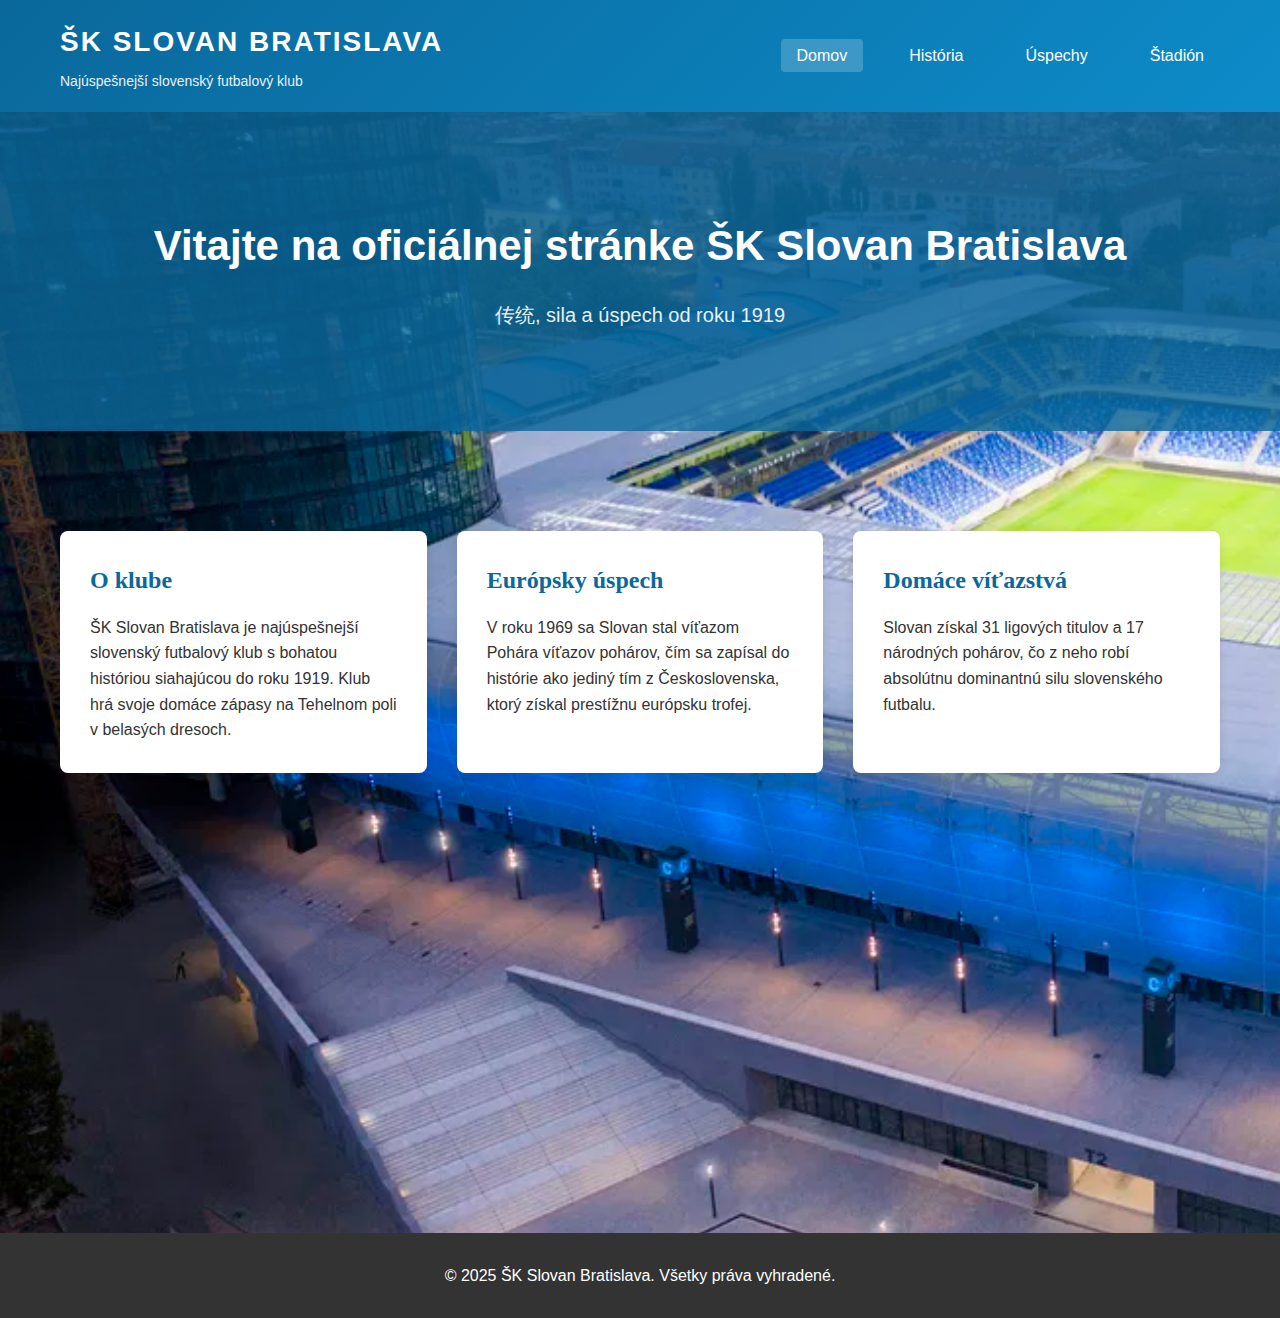
<file: index.html>
<!-- index.html -->
<!DOCTYPE html>
<html lang="sk">
<head>
    <meta charset="UTF-8">
    <meta name="viewport" content="width=device-width, initial-scale=1.0">
    <title>ŠK Slovan Bratislava - Domov</title>
    <link rel="stylesheet" href="style.css">
</head>
<body>
    <header>
        <div class="container">
            <div class="logo">
                <h1>ŠK SLOVAN BRATISLAVA</h1>
                <p class="tagline">Najúspešnejší slovenský futbalový klub</p>
            </div>
            <nav>
                <ul>
                    <li><a href="index.html" class="active">Domov</a></li>
                    <li><a href="historia.html">História</a></li>
                    <li><a href="uspechy.html">Úspechy</a></li>
                    <li><a href="stadion.html">Štadión</a></li>
                </ul>
            </nav>
        </div>
    </header>

    <section class="hero">
        <div class="hero-content">
            <h2>Vitajte na oficiálnej stránke ŠK Slovan Bratislava</h2>
            <p>传统, sila a úspech od roku 1919</p>
        </div>
    </section>

    <section class="content">
        <div class="container">
            <div class="grid">
                <div class="card">
                    <h3>O klube</h3>
                    <p>ŠK Slovan Bratislava je najúspešnejší slovenský futbalový klub s bohatou históriou siahajúcou do roku 1919. Klub hrá svoje domáce zápasy na Tehelnom poli v belasých dresoch.</p>
                </div>
                <div class="card">
                    <h3>Európsky úspech</h3>
                    <p>V roku 1969 sa Slovan stal víťazom Pohára víťazov pohárov, čím sa zapísal do histórie ako jediný tím z Československa, ktorý získal prestížnu európsku trofej.</p>
                </div>
                <div class="card">
                    <h3>Domáce víťazstvá</h3>
                    <p>Slovan získal 31 ligových titulov a 17 národných pohárov, čo z neho robí absolútnu dominantnú silu slovenského futbalu.</p>
                </div>
            </div>
        </div>
    </section>

    <footer>
        <div class="container">
            <p>&copy; 2025 ŠK Slovan Bratislava. Všetky práva vyhradené.</p>
        </div>
    </footer>
</body>
</html>
</file>
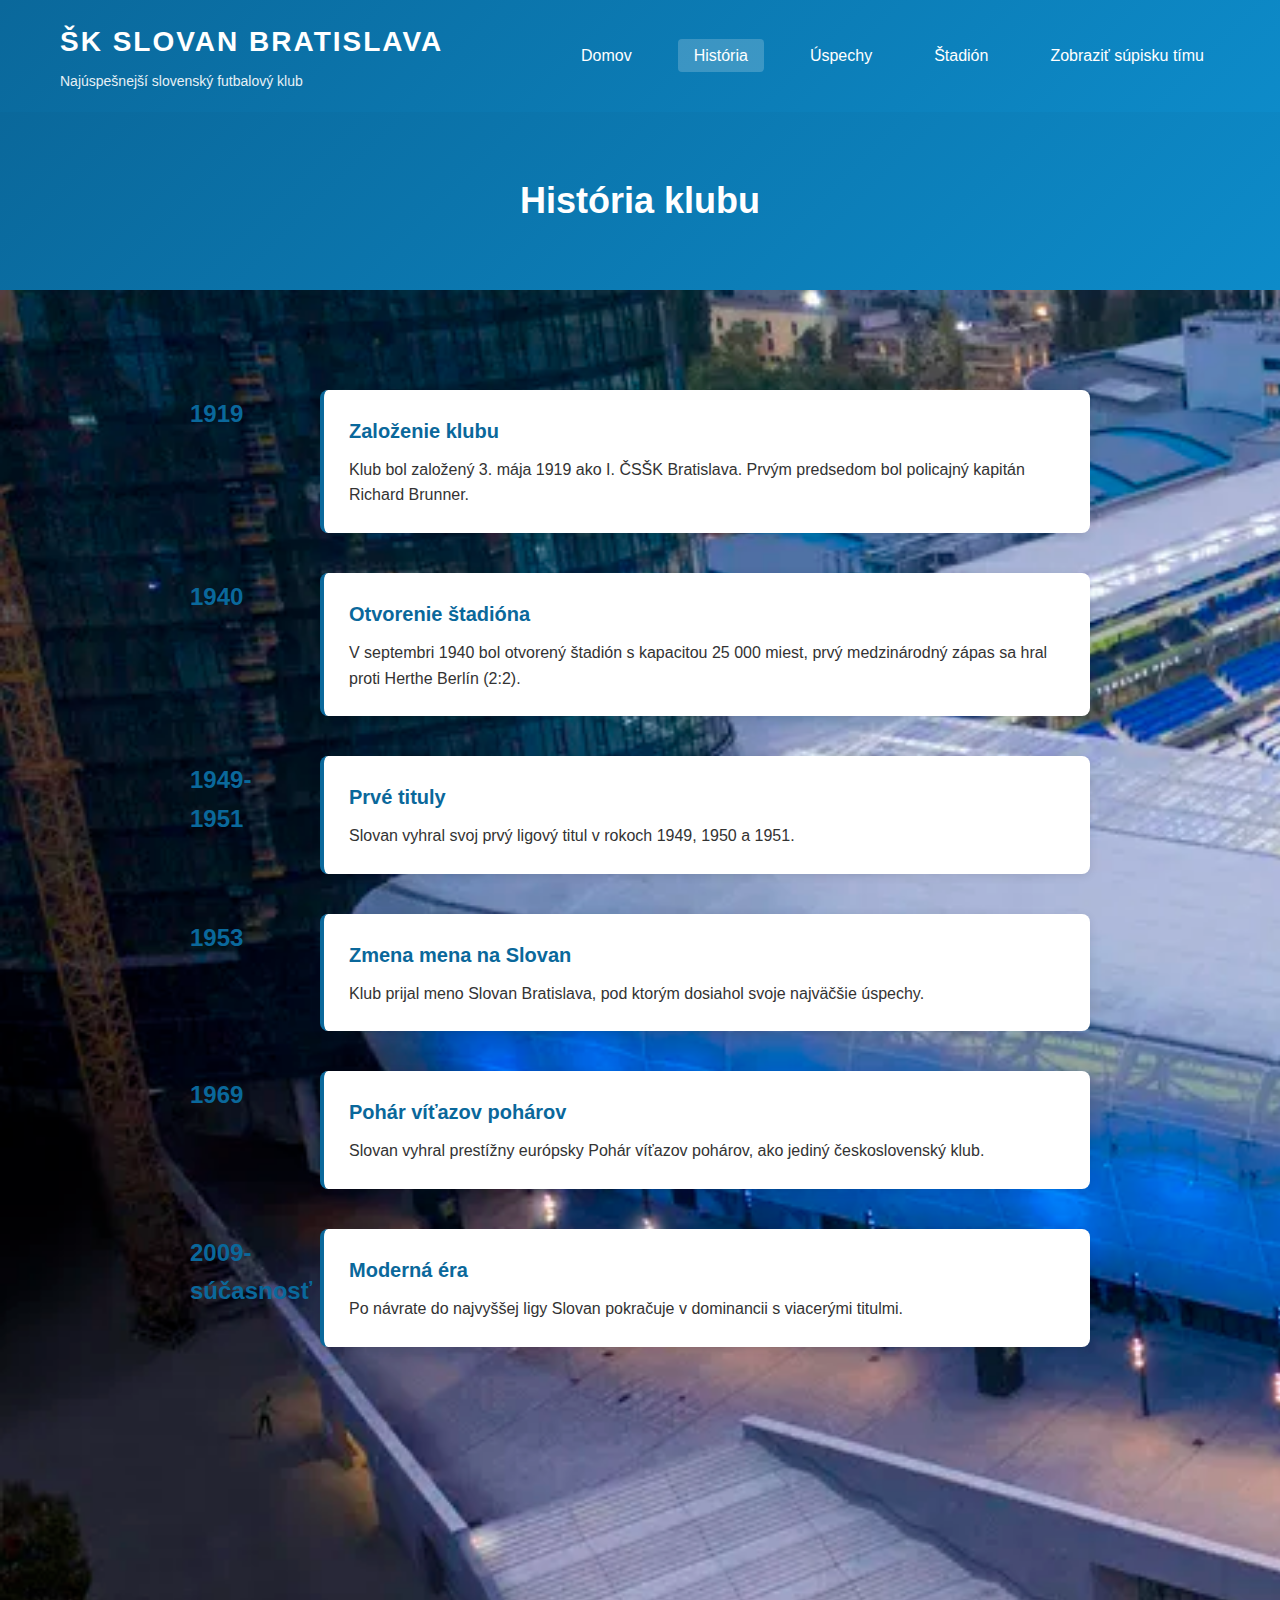
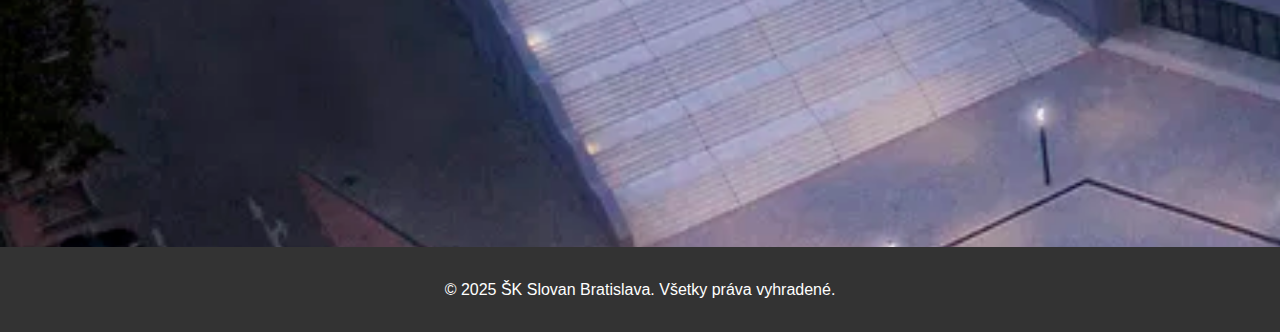
<file: historia.html>
<!DOCTYPE html>
<html lang="sk">
<head>
    <meta charset="UTF-8" />
    <meta name="viewport" content="width=device-width, initial-scale=1" />
    <title>ŠK Slovan Bratislava - História</title>
    <link rel="stylesheet" href="style.css" />
</head>
<body>
<header>
    <div class="container">
        <div class="logo">
            <h1>ŠK SLOVAN BRATISLAVA</h1>
            <p class="tagline">Najúspešnejší slovenský futbalový klub</p>
        </div>
        <nav>
            <ul>
                <li><a href="index.html">Domov</a></li>
                <li><a href="historia.html" class="active">História</a></li>
                <li><a href="uspechy.html">Úspechy</a></li>
                <li><a href="stadion.html">Štadión</a></li>
                <li><a href="hraci.html">Zobraziť súpisku tímu</a></li>
            </ul>
        </nav>
    </div>
</header>

<section class="page-header">
    <div class="container">
        <h2>História klubu</h2>
    </div>
</section>

<section class="content">
    <div class="container">
        <div class="timeline">
            <div class="timeline-item">
                <div class="year">1919</div>
                <div class="timeline-content">
                    <h3>Založenie klubu</h3>
                    <p>Klub bol založený 3. mája 1919 ako I. ČSŠK Bratislava. Prvým predsedom bol policajný kapitán Richard Brunner.</p>
                </div>
            </div>
            <div class="timeline-item">
                <div class="year">1940</div>
                <div class="timeline-content">
                    <h3>Otvorenie štadióna</h3>
                    <p>V septembri 1940 bol otvorený štadión s kapacitou 25 000 miest, prvý medzinárodný zápas sa hral proti Herthe Berlín (2:2).</p>
                </div>
            </div>
            <div class="timeline-item">
                <div class="year">1949-1951</div>
                <div class="timeline-content">
                    <h3>Prvé tituly</h3>
                    <p>Slovan vyhral svoj prvý ligový titul v rokoch 1949, 1950 a 1951.</p>
                </div>
            </div>
            <div class="timeline-item">
                <div class="year">1953</div>
                <div class="timeline-content">
                    <h3>Zmena mena na Slovan</h3>
                    <p>Klub prijal meno Slovan Bratislava, pod ktorým dosiahol svoje najväčšie úspechy.</p>
                </div>
            </div>
            <div class="timeline-item">
                <div class="year">1969</div>
                <div class="timeline-content">
                    <h3>Pohár víťazov pohárov</h3>
                    <p>Slovan vyhral prestížny európsky Pohár víťazov pohárov, ako jediný československý klub.</p>
                </div>
            </div>
            <div class="timeline-item">
                <div class="year">2009-súčasnosť</div>
                <div class="timeline-content">
                    <h3>Moderná éra</h3>
                    <p>Po návrate do najvyššej ligy Slovan pokračuje v dominancii s viacerými titulmi.</p>
                </div>
            </div>
        </div>
    </div>
</section>

<footer>
    <div class="container">
        <p>&copy; 2025 ŠK Slovan Bratislava. Všetky práva vyhradené.</p>
    </div>
</footer>
</body>
</html>
</file>
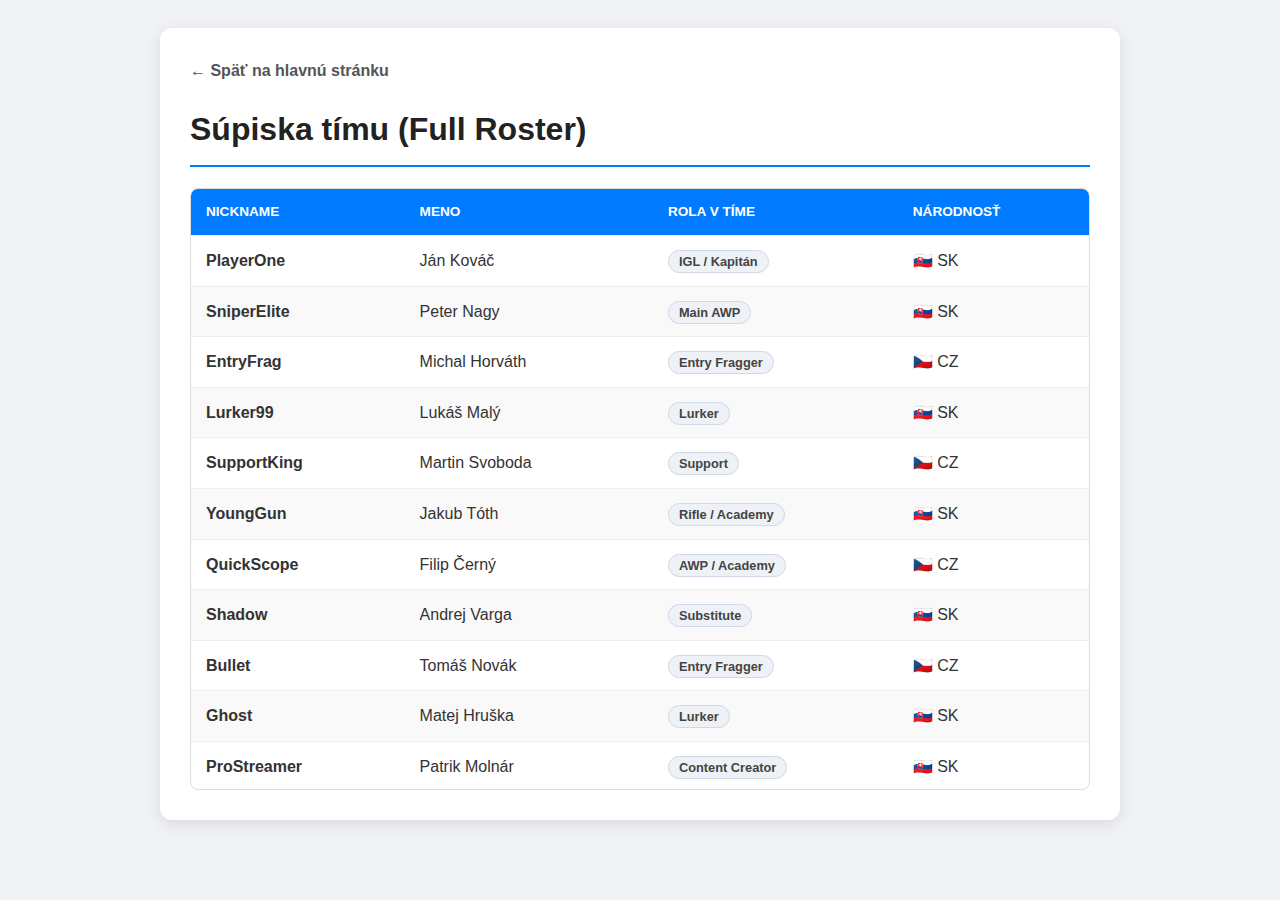
<file: hraci.html>
<!DOCTYPE html>
<html lang="sk">
<head>
    <meta charset="UTF-8">
    <meta name="viewport" content="width=device-width, initial-scale=1.0">
    <title>Súpiska tímu | Roster</title>
    <style>
        body { font-family: 'Segoe UI', Tahoma, Geneva, Verdana, sans-serif; line-height: 1.6; padding: 20px; background-color: #f0f2f5; color: #333; }
        .container { max-width: 900px; margin: auto; background: white; padding: 30px; border-radius: 12px; box-shadow: 0 4px 15px rgba(0,0,0,0.1); }
        
        h1 { border-bottom: 2px solid #007bff; padding-bottom: 10px; color: #222; margin-top: 0; }
        
        .table-wrapper { max-height: 600px; overflow-y: auto; border: 1px solid #ddd; border-radius: 8px; }
        
        table { width: 100%; border-collapse: collapse; }
        th, td { padding: 12px 15px; text-align: left; border-bottom: 1px solid #eee; }
        
        th { 
            background-color: #007bff; 
            color: white; 
            position: sticky; 
            top: 0; 
            z-index: 10;
            text-transform: uppercase;
            font-size: 0.85rem;
        }
        
        tbody tr:nth-child(even) { background-color: #f9f9f9; }
        tbody tr:hover { background-color: #f1f4f9; transition: 0.2s; }
        
        .role-tag { 
            background: #eef2f7; 
            padding: 3px 10px; 
            border-radius: 20px; 
            font-size: 0.8rem; 
            font-weight: 600; 
            color: #444;
            border: 1px solid #d1d9e6;
        }

        .back-link { display: inline-block; margin-bottom: 20px; text-decoration: none; color: #555; font-weight: bold; }
        .back-link:hover { color: #007bff; }
    </style>
</head>
<body>

<div class="container">
    <a href="index.html" class="back-link">← Späť na hlavnú stránku</a>
    
    <h1>Súpiska tímu (Full Roster)</h1>
    
    <div class="table-wrapper">
        <table>
            <thead>
                <tr>
                    <th>Nickname</th>
                    <th>Meno</th>
                    <th>Rola v tíme</th>
                    <th>Národnosť</th>
                </tr>
            </thead>
            <tbody>
                <tr><td><strong>PlayerOne</strong></td><td>Ján Kováč</td><td><span class="role-tag">IGL / Kapitán</span></td><td>🇸🇰 SK</td></tr>
                <tr><td><strong>SniperElite</strong></td><td>Peter Nagy</td><td><span class="role-tag">Main AWP</span></td><td>🇸🇰 SK</td></tr>
                <tr><td><strong>EntryFrag</strong></td><td>Michal Horváth</td><td><span class="role-tag">Entry Fragger</span></td><td>🇨🇿 CZ</td></tr>
                <tr><td><strong>Lurker99</strong></td><td>Lukáš Malý</td><td><span class="role-tag">Lurker</span></td><td>🇸🇰 SK</td></tr>
                <tr><td><strong>SupportKing</strong></td><td>Martin Svoboda</td><td><span class="role-tag">Support</span></td><td>🇨🇿 CZ</td></tr>
                
                <tr><td><strong>YoungGun</strong></td><td>Jakub Tóth</td><td><span class="role-tag">Rifle / Academy</span></td><td>🇸🇰 SK</td></tr>
                <tr><td><strong>QuickScope</strong></td><td>Filip Černý</td><td><span class="role-tag">AWP / Academy</span></td><td>🇨🇿 CZ</td></tr>
                <tr><td><strong>Shadow</strong></td><td>Andrej Varga</td><td><span class="role-tag">Substitute</span></td><td>🇸🇰 SK</td></tr>
                <tr><td><strong>Bullet</strong></td><td>Tomáš Novák</td><td><span class="role-tag">Entry Fragger</span></td><td>🇨🇿 CZ</td></tr>
                <tr><td><strong>Ghost</strong></td><td>Matej Hruška</td><td><span class="role-tag">Lurker</span></td><td>🇸🇰 SK</td></tr>
                
                <tr><td><strong>ProStreamer</strong></td><td>Patrik Molnár</td><td><span class="role-tag">Content Creator</span></td><td>🇸🇰 SK</td></tr>
                <tr><td><strong>AimBot_Girl</strong></td><td>Simona Bieliková</td><td><span class="role-tag">Streamer</span></td><td>🇸🇰 SK</td></tr>
                <tr><td><strong>ClutchMaster</strong></td><td>Dávid Kysela</td><td><span class="role-tag">Content Creator</span></td><td>🇨🇿 CZ</td></tr>
                
                <tr><td><strong>Coach_Z</strong></td><td>Zdeno Mečiar</td><td><span class="role-tag">Hlavný tréner</span></td><td>🇸🇰 SK</td></tr>
                <tr><td><strong>DataAnalyst</strong></td><td>Igor Šťastný</td><td><span class="role-tag">Analytik</span></td><td>🇸🇰 SK</td></tr>
                <tr><td><strong>Manager_X</strong></td><td>Erik Urban</td><td><span class="role-tag">Team Manager</span></td><td>🇸🇰 SK</td></tr>
                
                <tr><td><strong>Legend</strong></td><td>Róbert Fekete</td><td><span class="role-tag">B-Team IGL</span></td><td>🇸🇰 SK</td></tr>
                <tr><td><strong>Silent</strong></td><td>Jozef Blaško</td><td><span class="role-tag">B-Team Rifle</span></td><td>🇸🇰 SK</td></tr>
                <tr><td><strong>WildCard</strong></td><td>Karel Dvořák</td><td><span class="role-tag">B-Team Support</span></td><td>🇨🇿 CZ</td></tr>
                <tr><td><strong>Neon</strong></td><td>Samuel Kráľ</td><td><span class="role-tag">B-Team AWP</span></td><td>🇸🇰 SK</td></tr>
                <tr><td><strong>Phoenix</strong></td><td>Viktor Szabó</td><td><span class="role-tag">B-Team Entry</span></td><td>🇸🇰 SK</td></tr>
            </tbody>
        </table>
    </div>
</div>

</body>
</html>
</file>
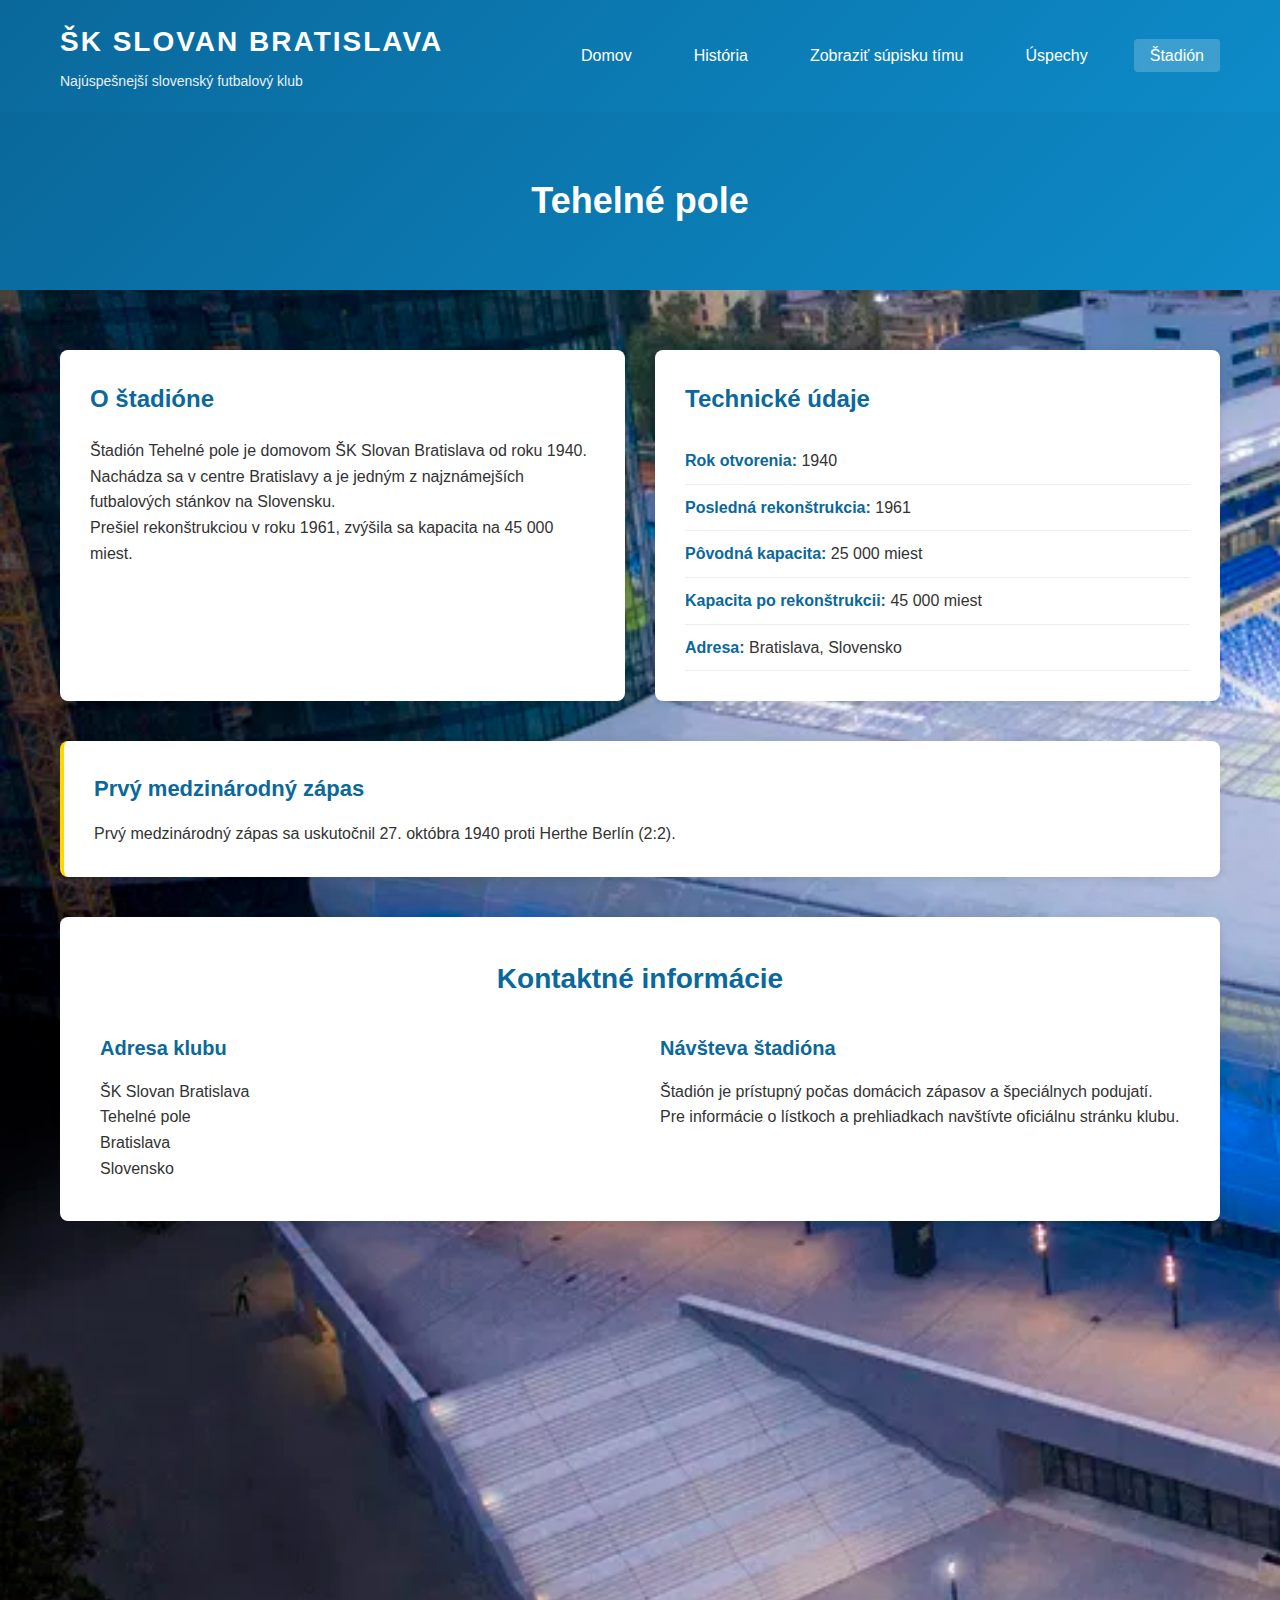
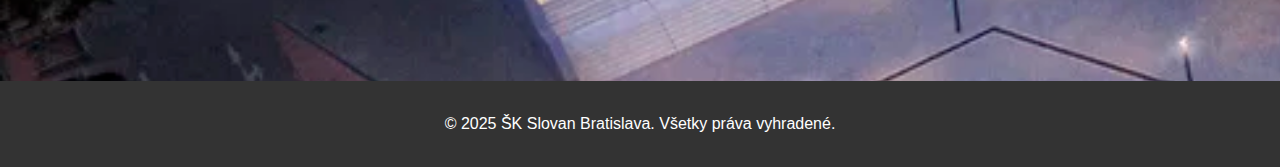
<file: stadion.html>
<!DOCTYPE html>
<html lang="sk">
<head>
    <meta charset="UTF-8" />
    <meta name="viewport" content="width=device-width, initial-scale=1" />
    <title>ŠK Slovan Bratislava - Štadión</title>
    <link rel="stylesheet" href="style.css" />
</head>
<body>
<header>
    <div class="container">
        <div class="logo">
            <h1>ŠK SLOVAN BRATISLAVA</h1>
            <p class="tagline">Najúspešnejší slovenský futbalový klub</p>
        </div>
        <nav>
            <ul>
                <li><a href="index.html">Domov</a></li>
                <li><a href="historia.html">História</a></li>
                <li><a href="hraci.html">Zobraziť súpisku tímu</a></li>
                <li><a href="uspechy.html">Úspechy</a></li>
                <li><a href="stadion.html" class="active">Štadión</a></li>
            </ul>
        </nav>
    </div>
</header>

<section class="page-header">
    <div class="container">
        <h2>Tehelné pole</h2>
    </div>
</section>

<section class="content">
    <div class="container">
        <div class="stadium-info">
            <div class="info-card">
                <h3>O štadióne</h3>
                <p>Štadión Tehelné pole je domovom ŠK Slovan Bratislava od roku 1940. Nachádza sa v centre Bratislavy a je jedným z najznámejších futbalových stánkov na Slovensku.</p>
                <p>Prešiel rekonštrukciou v roku 1961, zvýšila sa kapacita na 45 000 miest.</p>
            </div>
            <div class="info-card">
                <h3>Technické údaje</h3>
                <ul class="stadium-specs">
                    <li><strong>Rok otvorenia:</strong> 1940</li>
                    <li><strong>Posledná rekonštrukcia:</strong> 1961</li>
                    <li><strong>Pôvodná kapacita:</strong> 25 000 miest</li>
                    <li><strong>Kapacita po rekonštrukcii:</strong> 45 000 miest</li>
                    <li><strong>Adresa:</strong> Bratislava, Slovensko</li>
                </ul>
            </div>
        </div>

        <div class="history-card">
            <h3>Prvý medzinárodný zápas</h3>
            <p>Prvý medzinárodný zápas sa uskutočnil 27. októbra 1940 proti Herthe Berlín (2:2).</p>
        </div>

        <div class="contact-section">
            <h3>Kontaktné informácie</h3>
            <div class="contact-grid">
                <div class="contact-item">
                    <h4>Adresa klubu</h4>
                    <p>ŠK Slovan Bratislava<br />Tehelné pole<br />Bratislava<br />Slovensko</p>
                </div>
                <div class="contact-item">
                    <h4>Návšteva štadióna</h4>
                    <p>Štadión je prístupný počas domácich zápasov a špeciálnych podujatí. Pre informácie o lístkoch a prehliadkach navštívte oficiálnu stránku klubu.</p>
                </div>
            </div>
        </div>
    </div>
</section>

<footer>
    <div class="container">
        <p>&copy; 2025 ŠK Slovan Bratislava. Všetky práva vyhradené.</p>
    </div>
</footer>
</body>
</html>
</file>
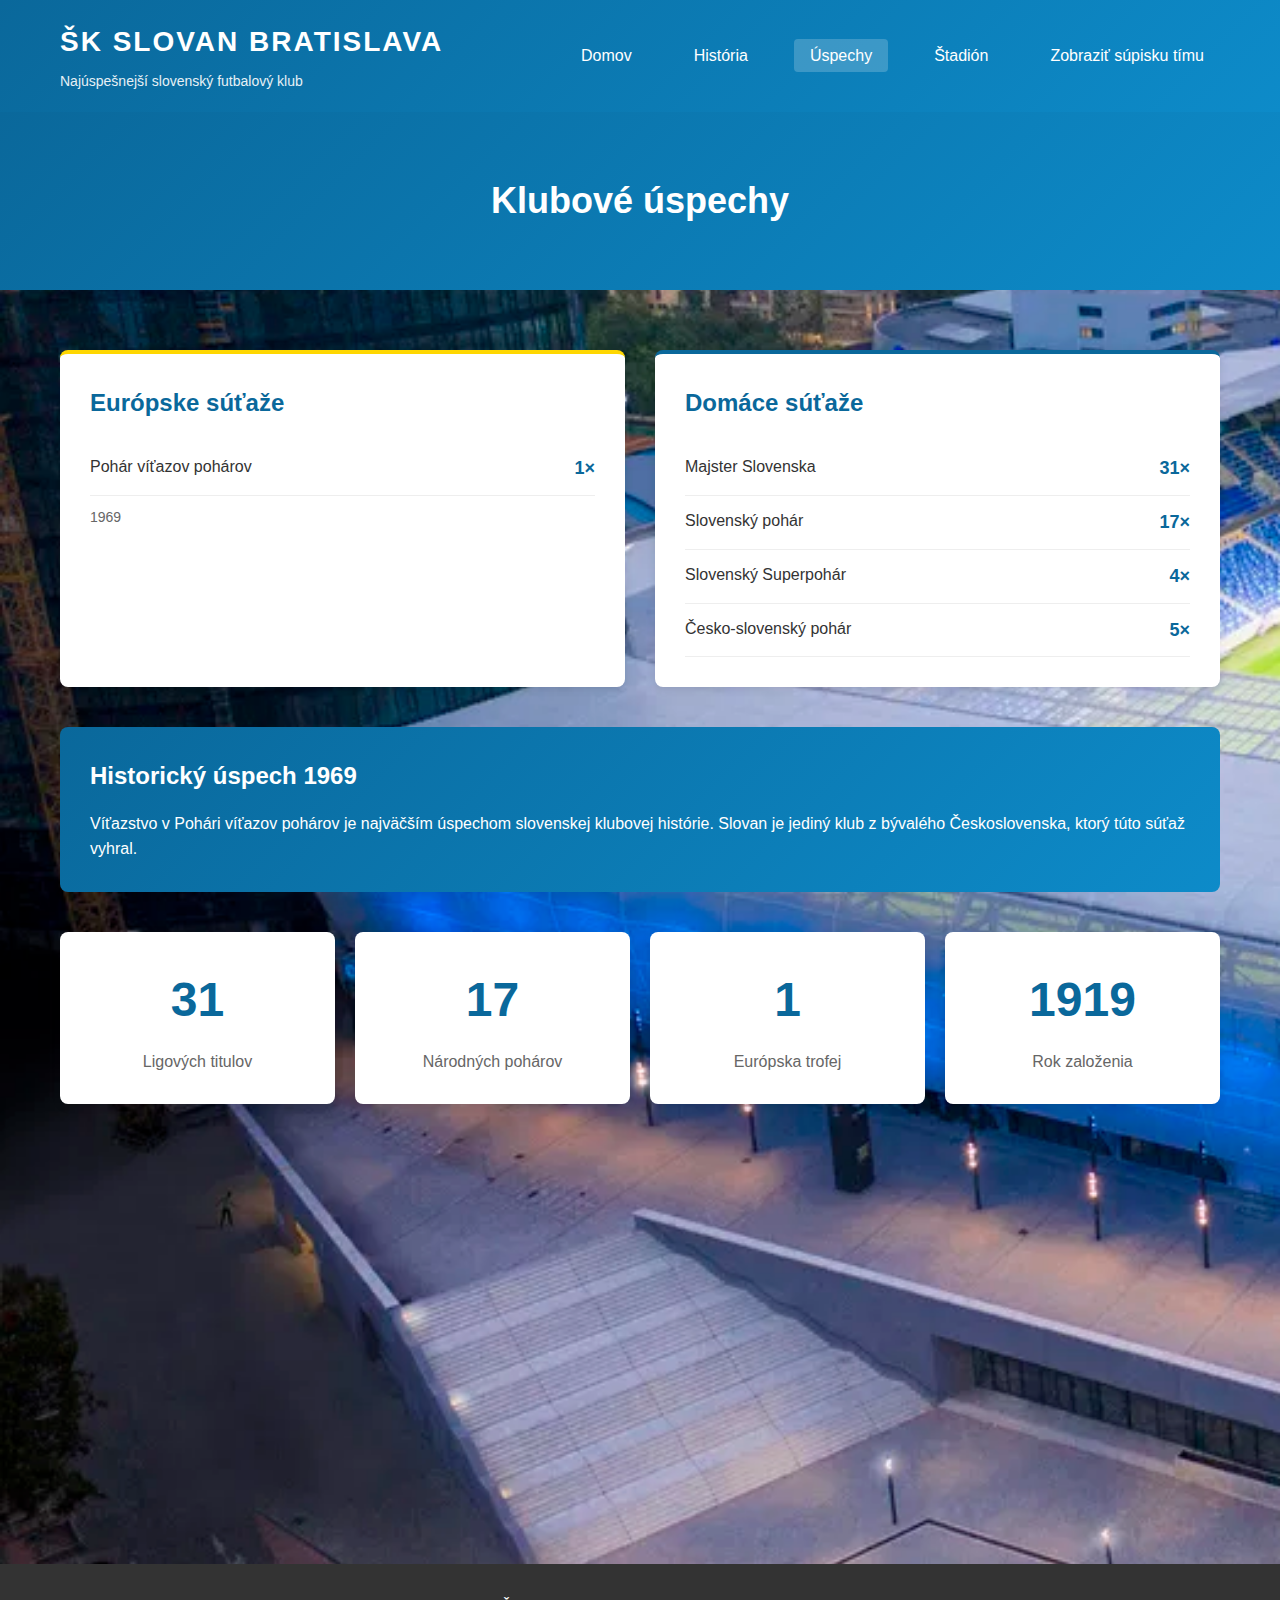
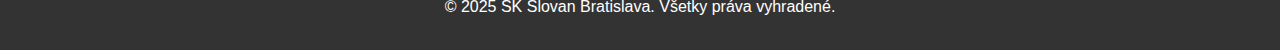
<file: uspechy.html>
<!DOCTYPE html>
<html lang="sk">
<head>
    <meta charset="UTF-8" />
    <meta name="viewport" content="width=device-width, initial-scale=1" />
    <title>ŠK Slovan Bratislava - Úspechy</title>
    <link rel="stylesheet" href="style.css" />
</head>
<body>
<header>
    <div class="container">
        <div class="logo">
            <h1>ŠK SLOVAN BRATISLAVA</h1>
            <p class="tagline">Najúspešnejší slovenský futbalový klub</p>
        </div>
        <nav>
            <ul>
                <li><a href="index.html">Domov</a></li>
                <li><a href="historia.html">História</a></li>
                <li><a href="uspechy.html" class="active">Úspechy</a></li>
                <li><a href="stadion.html">Štadión</a></li>
                <li><a href="hraci.html">Zobraziť súpisku tímu</a></li>
            </ul>
        </nav>
    </div>
</header>

<section class="page-header">
    <div class="container">
        <h2>Klubové úspechy</h2>
    </div>
</section>

<section class="content">
    <div class="container">
        <div class="trophies">
            <div class="trophy-card european">
                <h3>Európske súťaže</h3>
                <div class="trophy-list">
                    <div class="trophy-item">
                        <span class="trophy-name">Pohár víťazov pohárov</span>
                        <span class="trophy-count">1×</span>
                    </div>
                    <p class="trophy-years">1969</p>
                </div>
            </div>
            <div class="trophy-card national">
                <h3>Domáce súťaže</h3>
                <div class="trophy-list">
                    <div class="trophy-item">
                        <span class="trophy-name">Majster Slovenska</span>
                        <span class="trophy-count">31×</span>
                    </div>
                    <div class="trophy-item">
                        <span class="trophy-name">Slovenský pohár</span>
                        <span class="trophy-count">17×</span>
                    </div>
                    <div class="trophy-item">
                        <span class="trophy-name">Slovenský Superpohár</span>
                        <span class="trophy-count">4×</span>
                    </div>
                    <div class="trophy-item">
                        <span class="trophy-name">Česko-slovenský pohár</span>
                        <span class="trophy-count">5×</span>
                    </div>
                </div>
            </div>
        </div>

        <div class="highlight-box">
            <h3>Historický úspech 1969</h3>
            <p>Víťazstvo v Pohári víťazov pohárov je najväčším úspechom slovenskej klubovej histórie. Slovan je jediný klub z bývalého Československa, ktorý túto súťaž vyhral.</p>
        </div>

        <div class="stats-grid">
            <div class="stat-box">
                <div class="stat-number">31</div>
                <div class="stat-label">Ligových titulov</div>
            </div>
            <div class="stat-box">
                <div class="stat-number">17</div>
                <div class="stat-label">Národných pohárov</div>
            </div>
            <div class="stat-box">
                <div class="stat-number">1</div>
                <div class="stat-label">Európska trofej</div>
            </div>
            <div class="stat-box">
                <div class="stat-number">1919</div>
                <div class="stat-label">Rok založenia</div>
            </div>
        </div>
    </div>
</section>

<footer>
    <div class="container">
        <p>&copy; 2025 ŠK Slovan Bratislava. Všetky práva vyhradené.</p>
    </div>
</footer>
</body>
</html>
</file>
<file: style.css>
* {
    margin: 0;
    padding: 0;
    box-sizing: border-box;
}

body {
    font-family: 'Segoe UI', Tahoma, Geneva, Verdana, sans-serif;
    line-height: 1.6;
    color: #333;
    background-color: #f4f4f4;
}

.container {
    max-width: 1200px;
    margin: 0 auto;
    padding: 0 20px;
}

header {
    background: linear-gradient(135deg, #0A689B 0%, #0d8bc9 100%);
    color: white;
    padding: 20px 0;
    box-shadow: 0 2px 5px rgba(0,0,0,0.1);
}

header .container {
    display: flex;
    justify-content: space-between;
    align-items: center;
    flex-wrap: wrap;
}

.logo h1 {
    font-size: 28px;
    letter-spacing: 2px;
    margin-bottom: 5px;
}

.tagline {
    font-size: 14px;
    opacity: 0.9;
}

nav ul {
    list-style: none;
    display: flex;
    gap: 30px;
}

nav a {
    color: white;
    text-decoration: none;
    font-weight: 500;
    padding: 8px 16px;
    border-radius: 4px;
    transition: background-color 0.3s;
}

nav a:hover,
nav a.active {
    background-color: rgba(255,255,255,0.2);
}

.hero {
    background: linear-gradient(rgba(10, 104, 155, 0.8), rgba(10, 104, 155, 0.8));
    background-position: center;
    color: white;
    padding: 100px 20px;
    text-align: center;
}

.hero-content h2 {
    font-size: 42px;
    margin-bottom: 20px;
}

.hero-content p {
    font-size: 20px;
    opacity: 0.9;
}

.page-header {
    background: linear-gradient(135deg, #0A689B 0%, #0d8bc9 100%);
    color: white;
    padding: 60px 20px;
    text-align: center;
}

.page-header h2 {
    font-size: 36px;
}

.content {
    padding: 60px 20px;
}

.grid {
    display: grid;
    grid-template-columns: repeat(auto-fit, minmax(300px, 1fr));
    gap: 30px;
    margin-top: 40px;
}

.card {
    background: white;
    padding: 30px;
    border-radius: 8px;
    box-shadow: 0 2px 10px rgba(0,0,0,0.1);
    transition: transform 0.3s, box-shadow 0.3s;
}

.card:hover {
    transform: translateY(-5px);
    box-shadow: 0 5px 20px rgba(0,0,0,0.15);
}

.card h3 {
    color: #0A689B;
    margin-bottom: 15px;
    font-size: 24px;
    font-family: comic;

}

.timeline {
    max-width: 900px;
    margin: 40px auto;
}

.timeline-item {
    display: flex;
    margin-bottom: 40px;
    gap: 30px;
}

.year {
    flex-shrink: 0;
    width: 100px;
    font-size: 24px;
    font-weight: bold;
    color: #0A689B;
    padding-top: 5px;
}

.timeline-content {
    background: white;
    padding: 25px;
    border-radius: 8px;
    box-shadow: 0 2px 10px rgba(0,0,0,0.1);
    border-left: 4px solid #0A689B;
    flex-grow: 1;
}

.timeline-content h3 {
    color: #0A689B;
    margin-bottom: 10px;
    font-size: 20px;
}

.trophies {
    display: grid;
    grid-template-columns: repeat(auto-fit, minmax(350px, 1fr));
    gap: 30px;
    margin-bottom: 40px;
}

.trophy-card {
    background: white;
    padding: 30px;
    border-radius: 8px;
    box-shadow: 0 2px 10px rgba(0,0,0,0.1);
}

.trophy-card.european {
    border-top: 4px solid #FFD700;
}

.trophy-card.national {
    border-top: 4px solid #0A689B;
}

.trophy-card h3 {
    color: #0A689B;
    margin-bottom: 20px;
    font-size: 24px;
}

.trophy-item {
    display: flex;
    justify-content: space-between;
    padding: 12px 0;
    border-bottom: 1px solid #eee;
}

.trophy-name {
    font-weight: 500;
}

.trophy-count {
    font-weight: bold;
    color: #0A689B;
    font-size: 18px;
}

.trophy-years {
    font-size: 14px;
    color: #666;
    margin-top: 10px;
}

.highlight-box {
    background: linear-gradient(135deg, #0A689B 0%, #0d8bc9 100%);
    color: white;
    padding: 30px;
    border-radius: 8px;
    margin: 40px 0;
}

.highlight-box h3 {
    margin-bottom: 15px;
    font-size: 24px;
}

.stats-grid {
    display: grid;
    grid-template-columns: repeat(auto-fit, minmax(200px, 1fr));
    gap: 20px;
    margin-top: 40px;
}

.stat-box {
    background: white;
    padding: 30px;
    border-radius: 8px;
    text-align: center;
    box-shadow: 0 2px 10px rgba(0,0,0,0.1);
}

.stat-number {
    font-size: 48px;
    font-weight: bold;
    color: #0A689B;
    margin-bottom: 10px;
}

.stat-label {
    font-size: 16px;
    color: #666;
}

.stadium-info {
    display: grid;
    grid-template-columns: repeat(auto-fit, minmax(400px, 1fr));
    gap: 30px;
    margin-bottom: 40px;
}

.info-card {
    background: white;
    padding: 30px;
    border-radius: 8px;
    box-shadow: 0 2px 10px rgba(0,0,0,0.1);
}

.info-card h3 {
    color: #0A689B;
    margin-bottom: 20px;
    font-size: 24px;
}

.stadium-specs {
    list-style: none;
}

.stadium-specs li {
    padding: 10px 0;
    border-bottom: 1px solid #eee;
}

.stadium-specs strong {
    color: #0A689B;
}

.history-card {
    background: white;
    padding: 30px;
    border-radius: 8px;
    box-shadow: 0 2px 10px rgba(0,0,0,0.1);
    margin-bottom: 40px;
    border-left: 4px solid #FFD700;
}

.history-card h3 {
    color: #0A689B;
    margin-bottom: 15px;
    font-size: 22px;
}

.contact-section {
    background: white;
    padding: 40px;
    border-radius: 8px;
    box-shadow: 0 2px 10px rgba(0,0,0,0.1);
}

.contact-section h3 {
    color: #0A689B;
    margin-bottom: 30px;
    font-size: 28px;
    text-align: center;
}

.contact-grid {
    display: grid;
    grid-template-columns: repeat(auto-fit, minmax(300px, 1fr));
    gap: 40px;
}

.contact-item h4 {
    color: #0A689B;
    margin-bottom: 15px;
    font-size: 20px;
}

footer {
    background: #333;
    color: white;
    text-align: center;
    padding: 30px 20px;
    margin-top: 400px;
}

@media (max-width: 768px) {
    header .container {
        flex-direction: column;
        text-align: center;
    }

    nav ul {
        margin-top: 20px;
        flex-wrap: wrap;
        justify-content: center;
        gap: 15px;
    }

    .hero-content h2 {
        font-size: 32px;
    }

    .timeline-item {
        flex-direction: column;
        gap: 10px;
    }

    .year {
        width: auto;
    }

    .grid,
    .trophies,
    .stadium-info,
    .stats-grid,
    .contact-grid {
        grid-template-columns: 1fr;
    }
}

body {
  background-image: url("stadion.jpg"); 
    background-size: cover;
    }
</file>
